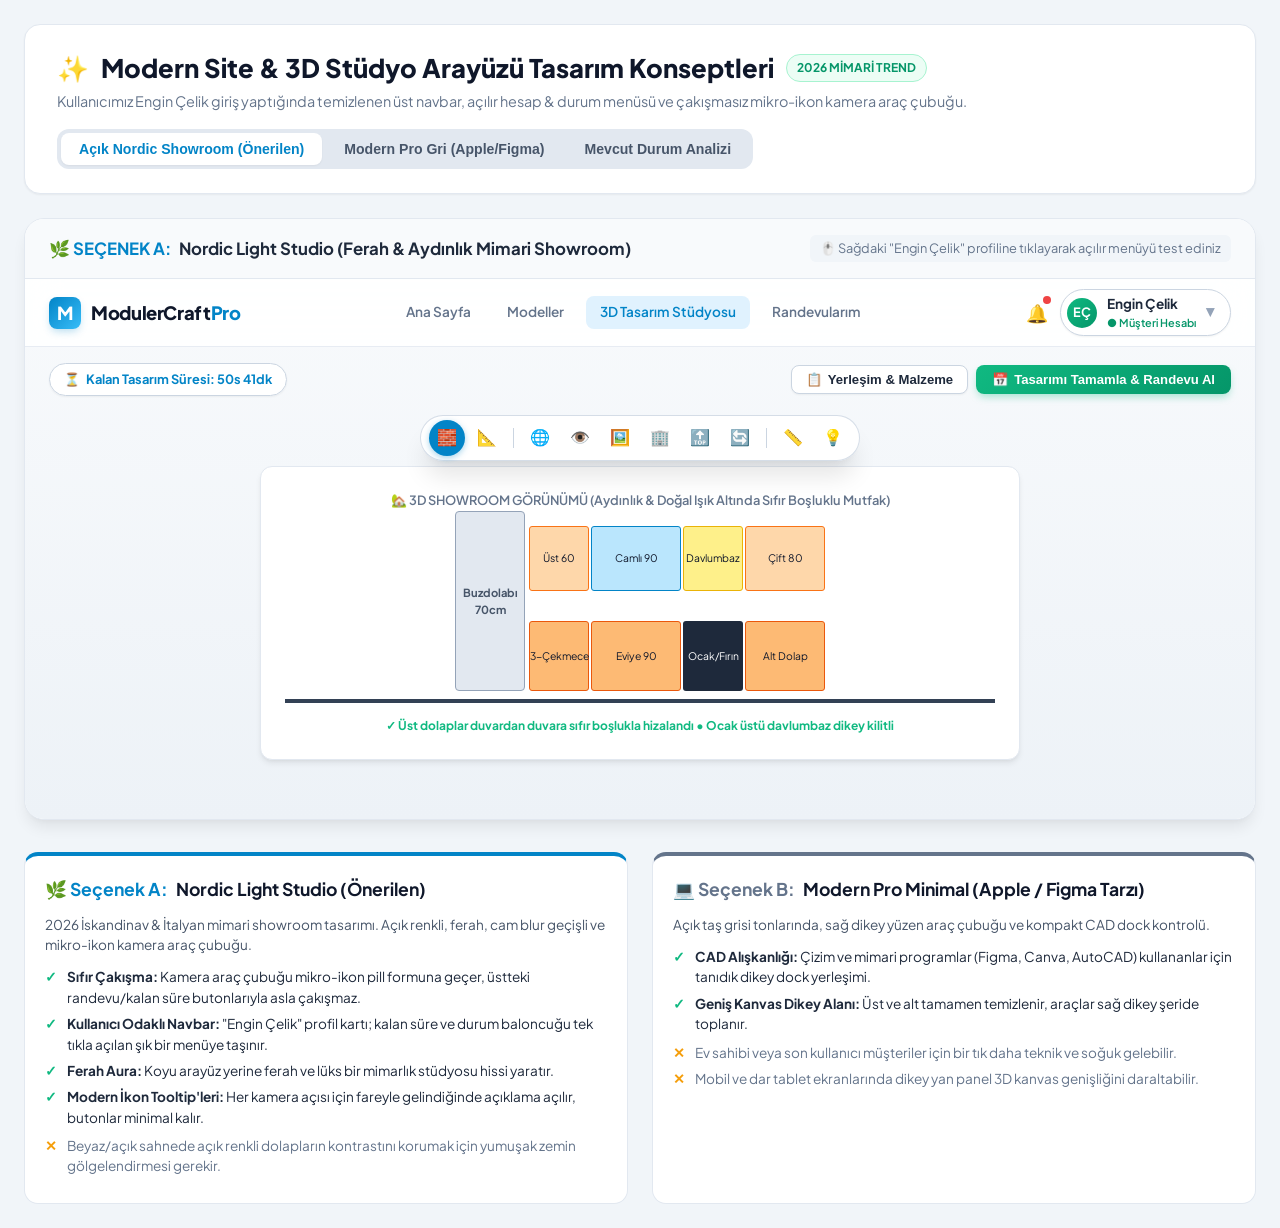
<file: public/ui_demo.html>
<!DOCTYPE html>
<html lang="tr">
<head>
  <meta charset="UTF-8">
  <meta name="viewport" content="width=device-width, initial-scale=1.0">
  <title>ModulerCraft Pro - 2026 Modern UI & Üst Menü / Kamera Çubuğu Tasarım Seçenekleri</title>
  <link rel="preconnect" href="https://fonts.googleapis.com">
  <link rel="preconnect" href="https://fonts.gstatic.com" crossorigin>
  <link href="https://fonts.googleapis.com/css2?family=Plus+Jakarta+Sans:wght@400;500;600;700;800&family=JetBrains+Mono:wght@400;500&display=swap" rel="stylesheet">
  <style>
    :root {
      --bg-canvas: #f8fafc;
      --surface: #ffffff;
      --surface-border: #e2e8f0;
      --text-main: #0f172a;
      --text-muted: #64748b;
      --primary: #0284c7;
      --primary-light: #e0f2fe;
      --accent: #10b981;
      --shadow-sm: 0 1px 2px 0 rgb(0 0 0 / 0.05);
      --shadow-md: 0 4px 6px -1px rgb(0 0 0 / 0.08), 0 2px 4px -2px rgb(0 0 0 / 0.06);
      --shadow-lg: 0 10px 15px -3px rgb(0 0 0 / 0.08), 0 4px 6px -4px rgb(0 0 0 / 0.04);
      --shadow-float: 0 20px 25px -5px rgb(0 0 0 / 0.1), 0 8px 10px -6px rgb(0 0 0 / 0.06);
    }

    * { box-sizing: border-box; margin: 0; padding: 0; }
    body {
      font-family: 'Plus Jakarta Sans', -apple-system, BlinkMacSystemFont, sans-serif;
      background: #f1f5f9;
      color: var(--text-main);
      padding: 24px;
      line-height: 1.5;
    }

    .container { max-width: 1400px; margin: 0 auto; }

    /* Top Comparison Header */
    .header-card {
      background: #ffffff;
      border: 1px solid var(--surface-border);
      border-radius: 16px;
      padding: 24px 32px;
      margin-bottom: 24px;
      box-shadow: var(--shadow-sm);
      display: flex;
      justify-content: space-between;
      align-items: center;
      flex-wrap: wrap;
      gap: 16px;
    }
    .header-card h1 {
      font-size: 1.6rem;
      font-weight: 800;
      color: #0f172a;
      display: flex;
      align-items: center;
      gap: 12px;
    }
    .badge-modern {
      background: #ecfdf5;
      color: #059669;
      border: 1px solid #a7f3d0;
      padding: 4px 10px;
      border-radius: 999px;
      font-size: 0.75rem;
      font-weight: 700;
    }

    /* Tab Switcher */
    .tab-pills {
      display: flex;
      background: #e2e8f0;
      padding: 4px;
      border-radius: 12px;
      gap: 4px;
    }
    .tab-btn {
      border: none;
      background: transparent;
      padding: 8px 18px;
      border-radius: 8px;
      font-size: 0.88rem;
      font-weight: 600;
      color: #475569;
      cursor: pointer;
      transition: all 0.2s ease;
    }
    .tab-btn.active {
      background: #ffffff;
      color: #0284c7;
      box-shadow: var(--shadow-sm);
    }

    /* Comparison Box */
    .preview-card {
      background: #ffffff;
      border: 1px solid var(--surface-border);
      border-radius: 20px;
      box-shadow: var(--shadow-lg);
      overflow: hidden;
      margin-bottom: 32px;
    }

    .preview-header {
      background: #f8fafc;
      border-bottom: 1px solid var(--surface-border);
      padding: 16px 24px;
      display: flex;
      justify-content: space-between;
      align-items: center;
    }

    .preview-header strong {
      font-size: 1.05rem;
      color: #1e293b;
      display: flex;
      align-items: center;
      gap: 8px;
    }

    /* ========================================================= */
    /* MOCKUP 1: NORDIC MINIMAL LIGHT STUDIO (SEÇENEK A)         */
    /* ========================================================= */
    .nordic-viewport {
      background: linear-gradient(180deg, #f8fafc 0%, #edf2f7 100%);
      min-height: 540px;
      position: relative;
      overflow: hidden;
      display: flex;
      flex-direction: column;
    }

    /* Modern Light Navbar */
    .nordic-nav {
      background: rgba(255, 255, 255, 0.88);
      backdrop-filter: blur(16px);
      -webkit-backdrop-filter: blur(16px);
      border-bottom: 1px solid rgba(226, 232, 240, 0.8);
      padding: 10px 24px;
      display: flex;
      justify-content: space-between;
      align-items: center;
      position: relative;
      z-index: 50;
    }

    .nordic-logo {
      display: flex;
      align-items: center;
      gap: 10px;
      font-weight: 800;
      font-size: 1.15rem;
      color: #0f172a;
      letter-spacing: -0.02em;
    }
    .nordic-logo-icon {
      width: 32px;
      height: 32px;
      background: linear-gradient(135deg, #0284c7 0%, #38bdf8 100%);
      border-radius: 8px;
      display: flex;
      align-items: center;
      justify-content: center;
      color: #ffffff;
      font-size: 18px;
      box-shadow: 0 4px 8px -2px rgba(2, 132, 199, 0.3);
    }

    .nordic-links {
      display: flex;
      gap: 8px;
    }
    .nordic-link {
      padding: 6px 14px;
      border-radius: 8px;
      font-size: 0.85rem;
      font-weight: 600;
      color: #64748b;
      text-decoration: none;
      transition: all 0.15s;
    }
    .nordic-link.active {
      background: #e0f2fe;
      color: #0284c7;
    }

    /* Clean User Profile Trigger & Menu */
    .nordic-user-section {
      display: flex;
      align-items: center;
      gap: 12px;
      position: relative;
    }

    .nordic-user-pill {
      background: #ffffff;
      border: 1px solid #cbd5e1;
      border-radius: 999px;
      padding: 4px 14px 4px 6px;
      display: flex;
      align-items: center;
      gap: 10px;
      cursor: pointer;
      box-shadow: var(--shadow-sm);
      transition: all 0.2s;
    }
    .nordic-user-pill:hover {
      border-color: #94a3b8;
      box-shadow: var(--shadow-md);
      transform: translateY(-1px);
    }

    .user-avatar-circle {
      width: 30px;
      height: 30px;
      border-radius: 50%;
      background: linear-gradient(135deg, #10b981 0%, #059669 100%);
      color: #ffffff;
      font-size: 0.8rem;
      font-weight: 700;
      display: flex;
      align-items: center;
      justify-content: center;
    }
    .user-pill-name {
      font-size: 0.85rem;
      font-weight: 700;
      color: #1e293b;
    }
    .user-pill-chevron {
      color: #94a3b8;
      font-size: 0.75rem;
    }

    /* Dropdown Card for User Account */
    .user-dropdown-card {
      position: absolute;
      top: 48px;
      right: 0;
      width: 340px;
      background: #ffffff;
      border: 1px solid #e2e8f0;
      border-radius: 16px;
      box-shadow: var(--shadow-float);
      padding: 18px;
      z-index: 100;
      display: none;
      animation: fadeInSlide 0.2s cubic-bezier(0.16, 1, 0.3, 1) forwards;
    }
    .user-dropdown-card.show {
      display: block;
    }

    @keyframes fadeInSlide {
      from { opacity: 0; transform: translateY(-8px); }
      to { opacity: 1; transform: translateY(0); }
    }

    .dropdown-header-user {
      display: flex;
      align-items: center;
      gap: 12px;
      padding-bottom: 12px;
      border-bottom: 1px solid #f1f5f9;
      margin-bottom: 12px;
    }
    .dropdown-time-box {
      background: #f0fdf4;
      border: 1px solid #bbf7d0;
      border-radius: 10px;
      padding: 10px 14px;
      margin-bottom: 12px;
    }
    .dropdown-status-box {
      background: #f8fafc;
      border: 1px solid #e2e8f0;
      border-radius: 10px;
      padding: 10px 14px;
      margin-bottom: 14px;
      position: relative;
    }

    /* Notification bubble on status update */
    .status-bubble-pill {
      display: inline-flex;
      align-items: center;
      gap: 6px;
      background: #fef3c7;
      border: 1px solid #fde68a;
      color: #92400e;
      font-size: 0.72rem;
      font-weight: 700;
      padding: 2px 8px;
      border-radius: 999px;
      margin-top: 6px;
    }

    .dropdown-action-btn {
      width: 100%;
      border: 1px solid #e2e8f0;
      background: #ffffff;
      border-radius: 8px;
      padding: 8px 12px;
      font-size: 0.82rem;
      font-weight: 600;
      color: #475569;
      cursor: pointer;
      display: flex;
      align-items: center;
      justify-content: center;
      gap: 8px;
      transition: background 0.15s;
    }
    .dropdown-action-btn:hover {
      background: #fef2f2;
      color: #ef4444;
      border-color: #fecaca;
    }

    /* 3D Canvas Scene Mockup */
    .mock-3d-scene {
      flex: 1;
      position: relative;
      display: flex;
      flex-direction: column;
      align-items: center;
      justify-content: center;
      padding: 20px;
    }

    /* Upper Top Bar in Studio (Actions without clashing!) */
    .studio-top-actions {
      position: absolute;
      top: 16px;
      width: calc(100% - 48px);
      display: flex;
      justify-content: space-between;
      align-items: center;
      z-index: 10;
      pointer-events: none;
    }
    .studio-top-actions > * { pointer-events: auto; }

    .timer-pill-studio {
      background: rgba(255, 255, 255, 0.95);
      backdrop-filter: blur(8px);
      border: 1px solid #cbd5e1;
      border-radius: 999px;
      padding: 6px 14px;
      font-size: 0.8rem;
      font-weight: 700;
      color: #0284c7;
      display: flex;
      align-items: center;
      gap: 6px;
      box-shadow: var(--shadow-sm);
    }

    .studio-right-cta {
      display: flex;
      gap: 8px;
    }
    .btn-studio-white {
      background: #ffffff;
      border: 1px solid #cbd5e1;
      color: #1e293b;
      padding: 6px 14px;
      border-radius: 8px;
      font-size: 0.82rem;
      font-weight: 700;
      cursor: pointer;
      box-shadow: var(--shadow-sm);
      display: flex;
      align-items: center;
      gap: 6px;
    }
    .btn-studio-emerald {
      background: linear-gradient(135deg, #10b981 0%, #059669 100%);
      border: none;
      color: #ffffff;
      padding: 6px 16px;
      border-radius: 8px;
      font-size: 0.82rem;
      font-weight: 700;
      cursor: pointer;
      box-shadow: 0 4px 8px -2px rgba(16, 185, 129, 0.4);
      display: flex;
      align-items: center;
      gap: 6px;
    }

    /* ========================================================= */
    /* INNOVATION: ULTRA-COMPACT ICON FLOATING CAMERA MICRO-DOCK */
    /* ========================================================= */
    .floating-camera-microdock {
      position: absolute;
      top: 68px; /* Positioned cleanly below top pills without overlapping! */
      left: 50%;
      transform: translateX(-50%);
      background: rgba(255, 255, 255, 0.92);
      backdrop-filter: blur(16px);
      -webkit-backdrop-filter: blur(16px);
      border: 1px solid rgba(203, 213, 225, 0.8);
      border-radius: 999px;
      padding: 4px 8px;
      display: flex;
      align-items: center;
      gap: 4px;
      box-shadow: var(--shadow-float);
      z-index: 20;
    }

    .dock-icon-btn {
      width: 36px;
      height: 36px;
      border-radius: 50%;
      border: 1px solid transparent;
      background: transparent;
      color: #475569;
      font-size: 16px;
      display: flex;
      align-items: center;
      justify-content: center;
      cursor: pointer;
      transition: all 0.15s ease;
      position: relative;
    }
    .dock-icon-btn:hover {
      background: #f1f5f9;
      color: #0284c7;
      border-color: #cbd5e1;
      transform: scale(1.08);
    }
    .dock-icon-btn.active {
      background: #0284c7;
      color: #ffffff;
      box-shadow: 0 2px 6px rgba(2, 132, 199, 0.35);
    }

    .dock-divider {
      width: 1px;
      height: 20px;
      background: #cbd5e1;
      margin: 0 4px;
    }

    /* Tooltip */
    .dock-icon-btn[data-tip]::after {
      content: attr(data-tip);
      position: absolute;
      bottom: -32px;
      left: 50%;
      transform: translateX(-50%);
      background: #0f172a;
      color: #ffffff;
      padding: 3px 8px;
      border-radius: 6px;
      font-size: 0.72rem;
      font-weight: 600;
      white-space: nowrap;
      pointer-events: none;
      opacity: 0;
      transition: opacity 0.15s ease;
      box-shadow: var(--shadow-sm);
    }
    .dock-icon-btn[data-tip]:hover::after {
      opacity: 1;
    }

    /* 3D Visual Rendering in Preview */
    .mockup-kitchen-render {
      width: 80%;
      max-width: 760px;
      border-radius: 12px;
      background: #ffffff;
      border: 1px solid #e2e8f0;
      padding: 24px;
      box-shadow: var(--shadow-md);
      margin-top: 60px;
      text-align: center;
    }

    /* Comparison Grid */
    .grid-2col {
      display: grid;
      grid-template-columns: 1fr 1fr;
      gap: 24px;
      margin-top: 24px;
    }
    .analysis-card {
      background: #ffffff;
      border: 1px solid var(--surface-border);
      border-radius: 14px;
      padding: 20px;
    }
    .analysis-card h3 {
      font-size: 1.1rem;
      margin-bottom: 12px;
      display: flex;
      align-items: center;
      gap: 8px;
    }
    .pros-list, .cons-list {
      list-style: none;
      margin-top: 8px;
    }
    .pros-list li {
      position: relative;
      padding-left: 22px;
      font-size: 0.85rem;
      color: #1e293b;
      margin-bottom: 6px;
    }
    .pros-list li::before {
      content: '✓';
      position: absolute;
      left: 0;
      color: #10b981;
      font-weight: 800;
    }
    .cons-list li {
      position: relative;
      padding-left: 22px;
      font-size: 0.85rem;
      color: #64748b;
      margin-bottom: 6px;
    }
    .cons-list li::before {
      content: '✕';
      position: absolute;
      left: 0;
      color: #f59e0b;
      font-weight: 800;
    }

    /* Current Screenshot View */
    .current-screenshot-box {
      border: 2px dashed #f59e0b;
      background: #fffbeb;
      border-radius: 12px;
      padding: 16px;
      margin-bottom: 24px;
    }
    .current-screenshot-box img {
      max-width: 100%;
      border-radius: 8px;
      box-shadow: var(--shadow-md);
      margin-top: 10px;
      border: 1px solid #fed7aa;
    }
  </style>
</head>
<body>

<div class="container">

  <!-- Header -->
  <div class="header-card">
    <div>
      <h1>
        <span>✨</span> Modern Site & 3D Stüdyo Arayüzü Tasarım Konseptleri
        <span class="badge-modern">2026 MİMARİ TREND</span>
      </h1>
      <p style="color:#64748b; font-size:0.9rem; margin-top:4px;">
        Kullanıcımız Engin Çelik giriş yaptığında temizlenen üst navbar, açılır hesap & durum menüsü ve çakışmasız mikro-ikon kamera araç çubuğu.
      </p>
    </div>

    <!-- Live Interactive Toggle -->
    <div class="tab-pills">
      <button class="tab-btn active" onclick="switchTheme('nordic')">Açık Nordic Showroom (Önerilen)</button>
      <button class="tab-btn" onclick="switchTheme('progray')">Modern Pro Gri (Apple/Figma)</button>
      <button class="tab-btn" onclick="switchTheme('current')">Mevcut Durum Analizi</button>
    </div>
  </div>

  <!-- VIEW 1: NORDIC MINIMAL LIGHT STUDIO (SEÇENEK A - ÖNERİLEN) -->
  <div id="view-nordic" class="preview-card">
    <div class="preview-header">
      <strong>
        <span style="color:#0284c7;">🌿 SEÇENEK A:</span> Nordic Light Studio (Ferah & Aydınlık Mimari Showroom)
      </strong>
      <span style="font-size:0.8rem; color:#64748b; background:#f1f5f9; padding:4px 10px; border-radius:6px;">
        🖱️ Sağdaki "Engin Çelik" profiline tıklayarak açılır menüyü test ediniz
      </span>
    </div>

    <div class="nordic-viewport">

      <!-- 1. Modern Light Clean Navbar -->
      <nav class="nordic-nav">
        <!-- Logo -->
        <div class="nordic-logo">
          <div class="nordic-logo-icon">M</div>
          <span>ModulerCraft<span style="color:#0284c7;">Pro</span></span>
        </div>

        <!-- Center Nav Links -->
        <div class="nordic-links">
          <a href="#" class="nordic-link">Ana Sayfa</a>
          <a href="#" class="nordic-link">Modeller</a>
          <a href="#" class="nordic-link active">3D Tasarım Stüdyosu</a>
          <a href="#" class="nordic-link">Randevularım</a>
        </div>

        <!-- Right: Authenticated User "Engin Çelik" (NO MORE "Giriş Yap / Yönetici Girişi" buttons!) -->
        <div class="nordic-user-section">
          <!-- Notification Bell for Status Changes -->
          <div style="position:relative; cursor:pointer;" onclick="toggleUserDropdown()" title="Durum Bildirimi">
            <span style="font-size:18px;">🔔</span>
            <span style="position:absolute; top:-3px; right:-3px; width:8px; height:8px; background:#ef4444; border-radius:50%;"></span>
          </div>

          <!-- User Badge / Hesabım Trigger -->
          <div class="nordic-user-pill" onclick="toggleUserDropdown()">
            <div class="user-avatar-circle">EÇ</div>
            <div>
              <div class="user-pill-name">Engin Çelik</div>
              <div style="font-size:0.68rem; color:#059669; font-weight:600;">● Müşteri Hesabı</div>
            </div>
            <span class="user-pill-chevron">▼</span>
          </div>

          <!-- Interactive User Dropdown (Hesabım Açılır Kartı) -->
          <div class="user-dropdown-card" id="user-dropdown-card">
            <div class="dropdown-header-user">
              <div class="user-avatar-circle" style="width:38px; height:38px; font-size:0.95rem;">EÇ</div>
              <div>
                <strong style="font-size:0.95rem; color:#0f172a; display:block;">Engin Çelik</strong>
                <span style="font-size:0.75rem; color:#64748b;">Müşteri No: #MC-2026-884</span>
              </div>
            </div>

            <!-- Kalan Süre Sayacı -->
            <div class="dropdown-time-box">
              <div style="font-size:0.72rem; color:#166534; font-weight:700; text-transform:uppercase;">⏳ Tasarım Kalan Süreniz</div>
              <div style="font-size:1.15rem; font-weight:800; color:#15803d; margin-top:2px;">50 saat 41 dakika</div>
              <div style="font-size:0.68rem; color:#16a34a; margin-top:2px;">Süreniz dolduğunda randevu ve revizyon hakkınız saklı kalır.</div>
            </div>

            <!-- Tasarım / Proje Durumu + Değişiklik Bildirim Baloncuğu -->
            <div class="dropdown-status-box">
              <div style="display:flex; justify-content:space-between; align-items:center;">
                <span style="font-size:0.75rem; font-weight:700; color:#475569;">PROJE DURUMU</span>
                <span style="background:#e0f2fe; color:#0369a1; font-size:0.7rem; font-weight:700; padding:2px 8px; border-radius:4px;">Taslak Aşamasında</span>
              </div>
              <div class="status-bubble-pill">
                <span>💬</span> Durum: Mimari onay için randevu slotu seçimi bekleniyor
              </div>
            </div>

            <!-- Menü Aksiyonları -->
            <div style="display:flex; flex-direction:column; gap:6px;">
              <button class="dropdown-action-btn" onclick="alert('Randevu Takvimine Yönlendiriliyor...')">
                <span>📅</span> Randevu Saatini Düzenle
              </button>
              <button class="dropdown-action-btn" onclick="alert('Güvenli Çıkış Yapıldı!')">
                <span style="color:#ef4444;">🚪</span> Güvenli Çıkış Yap (Logout)
              </button>
            </div>
          </div>
        </div>
      </nav>

      <!-- 2. 3D Studio Canvas Area with Zero Clashing -->
      <div class="mock-3d-scene">

        <!-- Top Canvas Action Bar (Cleanly Separated) -->
        <div class="studio-top-actions">
          <div class="timer-pill-studio">
            <span>⏳</span> Kalan Tasarım Süresi: 50s 41dk
          </div>
          <div class="studio-right-cta">
            <button class="btn-studio-white" onclick="alert('Sağ çekmece açıldı')">
              <span>📋</span> Yerleşim & Malzeme
            </button>
            <button class="btn-studio-emerald" onclick="alert('Randevu adımına geçiliyor')">
              <span>📅</span> Tasarımı Tamamla & Randevu Al
            </button>
          </div>
        </div>

        <!-- 3. INNOVATIVE ICON-BASED FLOATING CAMERA MICRO-DOCK (Never overlaps!) -->
        <div class="floating-camera-microdock">
          <!-- Duvar Seçicileri -->
          <button class="dock-icon-btn active" data-tip="Arka Duvar (Back Wall)" onclick="setActiveDockBtn(this)">🧱</button>
          <button class="dock-icon-btn" data-tip="Sol Duvar (Left Wall)" onclick="setActiveDockBtn(this)">📐</button>
          <div class="dock-divider"></div>

          <!-- Kamera Açıları (Yazı Yerine Net İkonlar + Tooltip) -->
          <button class="dock-icon-btn" data-tip="360° Serbest Yörünge Açısı" onclick="setActiveDockBtn(this)">🌐</button>
          <button class="dock-icon-btn" data-tip="Doğal Mutfak Showroom Açısı" onclick="setActiveDockBtn(this)">👁️</button>
          <button class="dock-icon-btn" data-tip="Düz Ön Cephe (Front View)" onclick="setActiveDockBtn(this)">🖼️</button>
          <button class="dock-icon-btn" data-tip="Sol Yan Cephe (Side View)" onclick="setActiveDockBtn(this)">🏢</button>
          <button class="dock-icon-btn" data-tip="Kuşbakışı / Üstten (Plan View)" onclick="setActiveDockBtn(this)">🔝</button>
          <button class="dock-icon-btn" data-tip="Açıyı ve Kamerayı Sıfırla" onclick="alert('Kamera orijinal konuma sıfırlandı')">🔄</button>
          <div class="dock-divider"></div>

          <!-- Hızlı Toggle Araçları -->
          <button class="dock-icon-btn" data-tip="Ölçü Çizgilerini Aç/Kapat" style="color:#059669;" onclick="this.classList.toggle('active')">📏</button>
          <button class="dock-icon-btn" data-tip="Tezgah Arası Işık & Ton Değiştir" style="color:#f59e0b;" onclick="alert('Tezgah arası tonu değiştirildi')">💡</button>
        </div>

        <!-- Visual Kitchen Representation -->
        <div class="mockup-kitchen-render">
          <div style="font-size:0.8rem; color:#64748b; margin-bottom:12px; font-weight:600;">
            🏡 3D SHOWROOM GÖRÜNÜMÜ (Aydınlık & Doğal Işık Altında Sıfır Boşluklu Mutfak)
          </div>
          <div style="display:flex; justify-content:center; align-items:flex-end; gap:4px; height:180px; border-bottom:4px solid #334155; padding-bottom:8px;">
            <!-- Tall Fridge -->
            <div style="width:70px; height:180px; background:#e2e8f0; border:1px solid #94a3b8; border-radius:4px; display:flex; align-items:center; justify-content:center; font-size:0.7rem; font-weight:700; color:#475569;">
              Buzdolabı<br>70cm
            </div>
            <!-- Lower Cabinets -->
            <div style="display:flex; flex-direction:column; gap:30px;">
              <!-- Zero Gap Upper Run (70/80/90cm) -->
              <div style="display:flex; gap:2px;">
                <div style="width:60px; height:65px; background:#fed7aa; border:1px solid #f97316; border-radius:3px; font-size:0.65rem; display:flex; align-items:center; justify-content:center;">Üst 60</div>
                <div style="width:90px; height:65px; background:#bae6fd; border:1px solid #0284c7; border-radius:3px; font-size:0.65rem; display:flex; align-items:center; justify-content:center;">Camlı 90</div>
                <div style="width:60px; height:65px; background:#fef08a; border:1px solid #eab308; border-radius:3px; font-size:0.65rem; display:flex; align-items:center; justify-content:center;">Davlumbaz</div>
                <div style="width:80px; height:65px; background:#fed7aa; border:1px solid #f97316; border-radius:3px; font-size:0.65rem; display:flex; align-items:center; justify-content:center;">Çift 80</div>
              </div>
              <!-- Lower Run -->
              <div style="display:flex; gap:2px;">
                <div style="width:60px; height:70px; background:#fdba74; border:1px solid #ea580c; border-radius:3px; font-size:0.65rem; display:flex; align-items:center; justify-content:center;">3-Çekmece</div>
                <div style="width:90px; height:70px; background:#fdba74; border:1px solid #ea580c; border-radius:3px; font-size:0.65rem; display:flex; align-items:center; justify-content:center;">Eviye 90</div>
                <div style="width:60px; height:70px; background:#1e293b; color:#fff; border-radius:3px; font-size:0.65rem; display:flex; align-items:center; justify-content:center;">Ocak/Fırın</div>
                <div style="width:80px; height:70px; background:#fdba74; border:1px solid #ea580c; border-radius:3px; font-size:0.65rem; display:flex; align-items:center; justify-content:center;">Alt Dolap</div>
              </div>
            </div>
          </div>
          <div style="margin-top:14px; font-size:0.75rem; color:#10b981; font-weight:700;">
            ✓ Üst dolaplar duvardan duvara sıfır boşlukla hizalandı • Ocak üstü davlumbaz dikey kilitli
          </div>
        </div>

      </div>
    </div>
  </div>

  <!-- VIEW 2: MEVCUT DURUM ANALİZİ -->
  <div id="view-current" class="preview-card" style="display:none;">
    <div class="preview-header" style="background:#fff7ed;">
      <strong style="color:#c2410c;">
        <span>⚠️</span> MEVCUT DURUM (Yüklenen Ekran Görüntüsündeki Tespitler)
      </strong>
    </div>
    <div style="padding:24px;">
      <div class="current-screenshot-box">
        <strong>📸 Gözlemlenen Sorun Noktaları:</strong>
        <p style="font-size:0.85rem; color:#78350f; margin-top:4px;">
          1. <strong>Çakışan Barlar:</strong> Kamera açısı buton kutusu ile hemen arkasındaki "Kalan Süre", "Yerleşim & Malzeme", "Tasarımı Tamamla" butonları birbirinin üstüne biniyor.<br>
          2. <strong>Gereksiz Buton Kalabalığı:</strong> Kullanıcı giriş yapmışken bile sağ üstte "Giriş Yap", "Ücretsiz Kayıt Ol", "Yönetici Girişi" butonları duruyor.<br>
          3. <strong>Koyu & Ağır Tema:</strong> Müşteri için showroom ferahlığı yerine karanlık ve karmaşık bir hava oluşturuyor.<br>
          4. <strong>Yazı Ağırlıklı Butonlar:</strong> "Arka Duvar", "Showroom", "Ön Cephe", "Sol Cephe" yazıları gereksiz yer kaplıyor ve butonları hantallaştırıyor.
        </p>
        <img src="/static/user_screenshot.png" alt="Mevcut Ekran Görüntüsü">
      </div>
    </div>
  </div>

  <!-- Pros & Cons Decision Support Analysis -->
  <div class="grid-2col">
    <!-- Option A -->
    <div class="analysis-card" style="border-top:4px solid #0284c7;">
      <h3>
        <span style="color:#0284c7;">🌿 Seçenek A:</span> Nordic Light Studio (Önerilen)
      </h3>
      <p style="font-size:0.85rem; color:#475569; margin-bottom:12px;">
        2026 İskandinav & İtalyan mimari showroom tasarımı. Açık renkli, ferah, cam blur geçişli ve mikro-ikon kamera araç çubuğu.
      </p>
      <ul class="pros-list">
        <li><strong>Sıfır Çakışma:</strong> Kamera araç çubuğu mikro-ikon pill formuna geçer, üstteki randevu/kalan süre butonlarıyla asla çakışmaz.</li>
        <li><strong>Kullanıcı Odaklı Navbar:</strong> "Engin Çelik" profil kartı; kalan süre ve durum baloncuğu tek tıkla açılan şık bir menüye taşınır.</li>
        <li><strong>Ferah Aura:</strong> Koyu arayüz yerine ferah ve lüks bir mimarlık stüdyosu hissi yaratır.</li>
        <li><strong>Modern İkon Tooltip'leri:</strong> Her kamera açısı için fareyle gelindiğinde açıklama açılır, butonlar minimal kalır.</li>
      </ul>
      <ul class="cons-list" style="margin-top:8px;">
        <li>Beyaz/açık sahnede açık renkli dolapların kontrastını korumak için yumuşak zemin gölgelendirmesi gerekir.</li>
      </ul>
    </div>

    <!-- Option B -->
    <div class="analysis-card" style="border-top:4px solid #64748b;">
      <h3>
        <span style="color:#64748b;">💻 Seçenek B:</span> Modern Pro Minimal (Apple / Figma Tarzı)
      </h3>
      <p style="font-size:0.85rem; color:#475569; margin-bottom:12px;">
        Açık taş grisi tonlarında, sağ dikey yüzen araç çubuğu ve kompakt CAD dock kontrolü.
      </p>
      <ul class="pros-list">
        <li><strong>CAD Alışkanlığı:</strong> Çizim ve mimari programlar (Figma, Canva, AutoCAD) kullananlar için tanıdık dikey dock yerleşimi.</li>
        <li><strong>Geniş Kanvas Dikey Alanı:</strong> Üst ve alt tamamen temizlenir, araçlar sağ dikey şeride toplanır.</li>
      </ul>
      <ul class="cons-list" style="margin-top:8px;">
        <li>Ev sahibi veya son kullanıcı müşteriler için bir tık daha teknik ve soğuk gelebilir.</li>
        <li>Mobil ve dar tablet ekranlarında dikey yan panel 3D kanvas genişliğini daraltabilir.</li>
      </ul>
    </div>
  </div>

</div>

<script>
  function switchTheme(theme) {
    document.querySelectorAll('.tab-btn').forEach(b => b.classList.remove('active'));
    event.target.classList.add('active');

    const vNordic = document.getElementById('view-nordic');
    const vCurrent = document.getElementById('view-current');

    if (theme === 'nordic') {
      vNordic.style.display = 'block';
      vCurrent.style.display = 'none';
      document.body.style.background = '#f1f5f9';
    } else if (theme === 'progray') {
      vNordic.style.display = 'block';
      vCurrent.style.display = 'none';
      document.body.style.background = '#e2e8f0';
    } else if (theme === 'current') {
      vNordic.style.display = 'none';
      vCurrent.style.display = 'block';
    }
  }

  function toggleUserDropdown() {
    const card = document.getElementById('user-dropdown-card');
    card.classList.toggle('show');
  }

  function setActiveDockBtn(btn) {
    const siblings = btn.parentElement.querySelectorAll('.dock-icon-btn');
    siblings.forEach(s => s.classList.remove('active'));
    btn.classList.add('active');
  }

  // Close dropdown if clicked outside
  window.addEventListener('click', function(e) {
    const card = document.getElementById('user-dropdown-card');
    const pill = document.querySelector('.nordic-user-pill');
    if (card && pill && !card.contains(e.target) && !pill.contains(e.target) && !e.target.closest('[onclick="toggleUserDropdown()"]')) {
      card.classList.remove('show');
    }
  });
</script>

</body>
</html>
</file>
